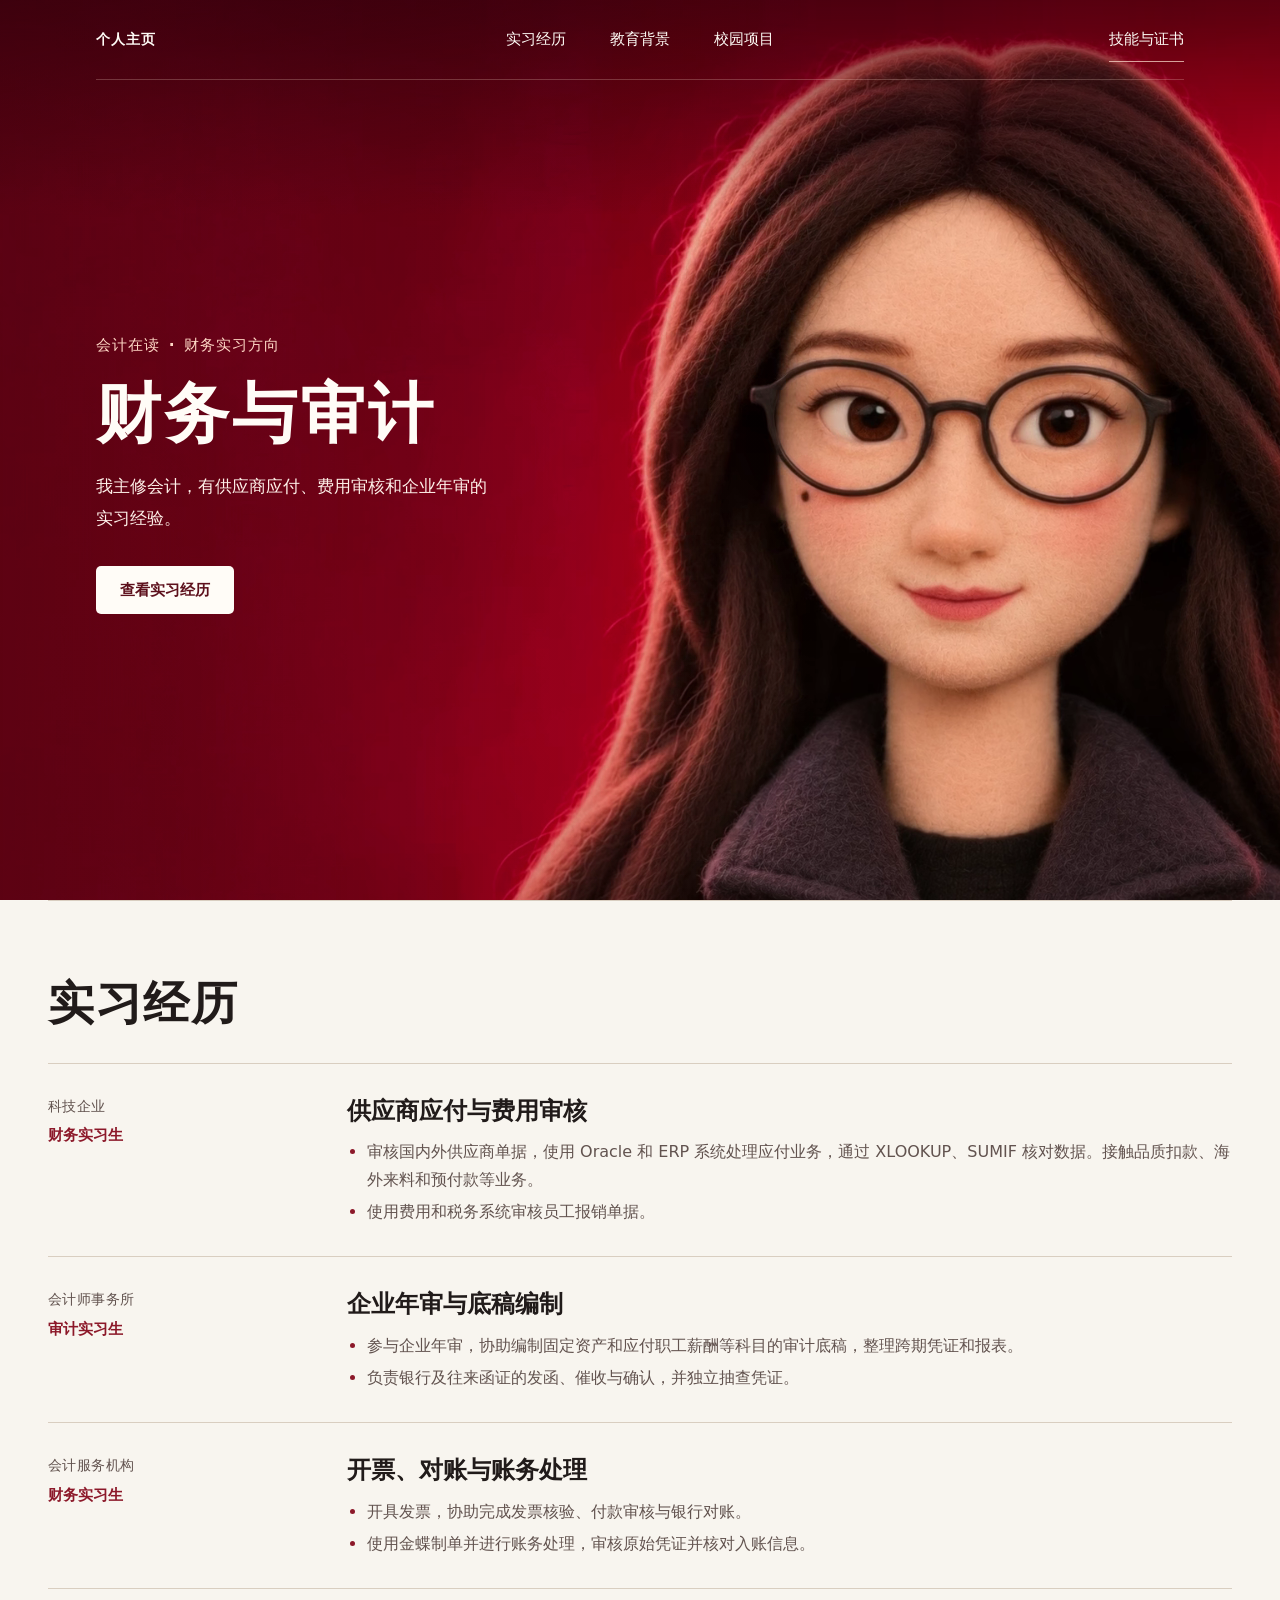
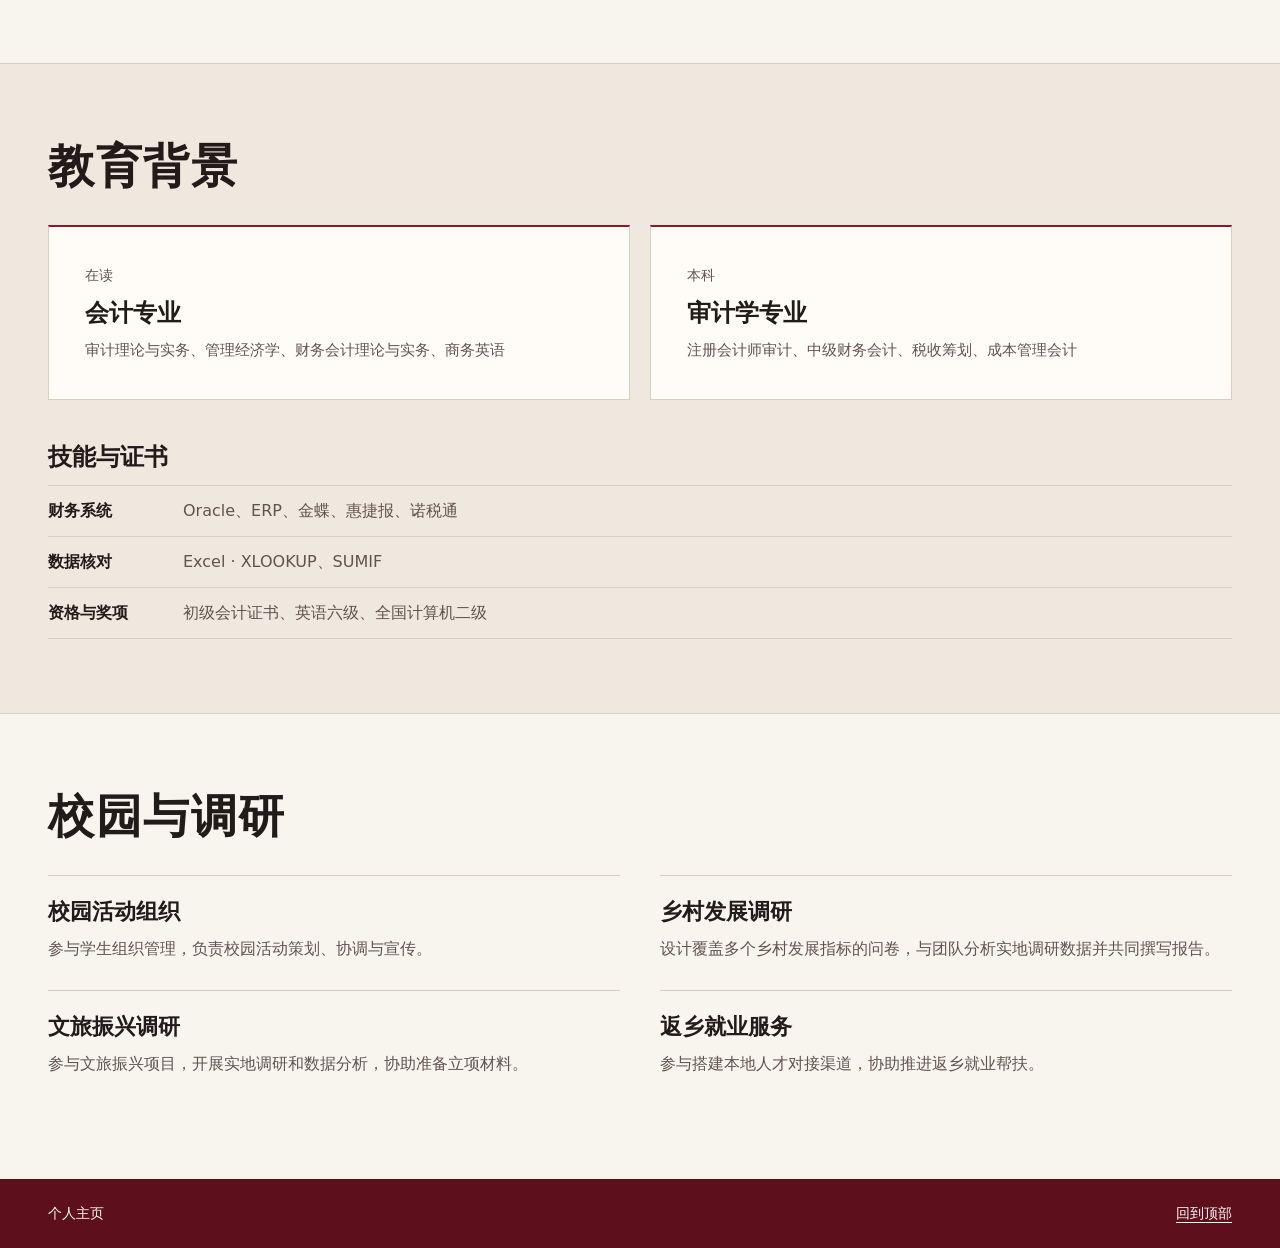
<file: index.html>
<!doctype html>
<html lang="zh-CN">
<head>
  <meta charset="utf-8">
  <meta name="viewport" content="width=device-width, initial-scale=1">
  <meta name="theme-color" content="#4b0714">
  <meta name="description" content="会计学习、财务实习和审计项目经历。">
  <meta name="robots" content="noindex">
  <title>个人主页 · 财务与审计</title>
  <link rel="icon" href="favicon.png" type="image/png">
  <style>
:root {
  color-scheme: light;
  --paper: #f8f5ef;
  --cream: #fffcf7;
  --ink: #211b1a;
  --muted: #62534f;
  --red: #8c1829;
  --red-dark: #5d101c;
  --hero-background: #4b0714;
  --hero-gutter: clamp(28px, 7.5vw, 132px);
  --line: #d9cec0;
  --sans: system-ui, "PingFang SC", "Microsoft YaHei", sans-serif;
}

*, *::before, *::after { box-sizing: border-box; }
html { scroll-behavior: smooth; }
body {
  margin: 0;
  color: var(--ink);
  background: var(--paper);
  font: 400 16px/1.75 var(--sans);
  -webkit-font-smoothing: antialiased;
}
button, a { -webkit-tap-highlight-color: transparent; }
a { color: inherit; }
img, video { display: block; max-width: 100%; }
p, h1, h2, h3, figure, dl, dd { margin: 0; }
button { font: inherit; }
:focus-visible { outline: 2px solid currentColor; outline-offset: 5px; }
[hidden] { display: none !important; }
.wrap { width: min(100% - 96px, 1240px); margin-inline: auto; }
.skip {
  position: fixed;
  z-index: 10;
  top: 0;
  left: 12px;
  padding: 10px 16px;
  transform: translateY(-150%);
  background: var(--cream);
}
.skip:focus { transform: translateY(0); }

.site-header {
  position: absolute;
  z-index: 2;
  inset: 0 0 auto;
  color: var(--cream);
}
.header-inner {
  width: calc(100% - 2 * var(--hero-gutter));
  min-height: 80px;
  display: grid;
  grid-template-columns: 1fr auto 1fr;
  align-items: center;
  gap: 20px;
  border-bottom: 1px solid #ffdfd13b;
}
.brand {
  justify-self: start;
  font-size: 14px;
  font-weight: 700;
  letter-spacing: .07em;
  white-space: nowrap;
  text-decoration: none;
}
nav { display: flex; align-items: center; gap: clamp(18px, 3.4vw, 56px); }
nav a, .nav-feature {
  display: inline-flex;
  align-items: center;
  min-height: 44px;
  color: inherit;
  font-size: 15px;
  text-decoration: none;
}
.brand, nav a, .nav-feature { cursor: pointer; }
nav a:hover, .nav-feature:hover { text-decoration: underline; text-underline-offset: 5px; }
.nav-feature { justify-self: end; border-bottom: 1px solid #ffe4d5b3; }

.hero {
  position: relative;
  display: flex;
  align-items: center;
  isolation: isolate;
  min-height: 100vh;
  min-height: 100svh;
  padding: clamp(115px, 15vh, 160px) var(--hero-gutter) clamp(64px, 10vh, 106px);
  color: var(--cream);
  background: var(--hero-background);
}
.hero-copy {
  position: relative;
  z-index: 1;
  width: min(42vw, 450px);
  cursor: default;
  caret-color: transparent;
  -webkit-user-select: none;
  user-select: none;
}
.hero-role {
  display: inline-flex;
  align-items: baseline;
  gap: .55em;
  color: #ffd8c6;
  font-size: clamp(14px, 1.2vw, 17px);
  font-weight: 550;
  letter-spacing: .07em;
}
.hero h1 {
  margin-top: 17px;
  font: 650 clamp(49px, 5.1vw, 82px)/1.16 var(--sans);
  letter-spacing: .045em;
}
.hero-description {
  max-width: 23em;
  margin-top: 20px;
  color: #fff1ea;
  font-size: clamp(16px, 1.35vw, 18px);
  line-height: 1.85;
}
.button {
  display: inline-flex;
  min-height: 48px;
  align-items: center;
  justify-content: center;
  padding: 10px 20px;
  border: 1px solid transparent;
  border-radius: 999px;
  font-size: 15px;
  font-weight: 650;
  line-height: 1.4;
  text-decoration: none;
  cursor: pointer;
}
.hero-action {
  margin-top: 31px;
  padding-inline: 23px;
  border-radius: 5px;
  background: var(--cream);
  color: var(--red-dark);
}
.hero-action:hover { background: #f4ddd5; }
.hero-action:focus-visible { outline-color: var(--cream); }

.portrait {
  position: absolute;
  z-index: 0;
  inset: 0;
  margin: 0;
  overflow: hidden;
  pointer-events: none;
}
.portrait-media {
  position: absolute;
  inset: 0;
  width: 100%;
  height: 100%;
  object-fit: cover;
  object-position: 70% 24%;
}
.portrait-motion { opacity: 0; }
.portrait-motion.is-ready { opacity: 1; }
.portrait::after {
  content: "";
  position: absolute;
  inset: 0;
  background:
    linear-gradient(180deg, #30000ca8, transparent 24%),
    linear-gradient(90deg, #40041181, #40041132 36%, transparent 64%);
}
.content-section { padding-block: 74px; scroll-margin-top: 20px; }
#experience { border-top: 1px solid var(--line); }
.section-heading { display: flex; align-items: baseline; gap: 16px; margin-bottom: 30px; }
h2 {
  font: 650 clamp(29px, 3.65vw, 46px)/1.25 var(--sans);
  letter-spacing: .035em;
}
h3 { font-size: clamp(18px, 2vw, 24px); line-height: 1.45; font-weight: 700; }
.timeline { border-top: 1px solid var(--line); }
.entry {
  display: grid;
  grid-template-columns: minmax(158px, .28fr) minmax(0, 1fr);
  gap: clamp(20px, 4vw, 66px);
  border-bottom: 1px solid var(--line);
  padding: 30px 0;
}
.entry-date { color: var(--muted); font-size: .875rem; font-variant-numeric: tabular-nums; letter-spacing: .03em; }
.entry-role { color: var(--red); font-size: 15px; font-weight: 650; margin-top: 4px; }
.detail-list { margin: 10px 0 0; padding-left: 1.25em; color: var(--muted); }
.detail-list li + li { margin-top: 4px; }
.detail-list li::marker { color: var(--red); }

.education-band { background: #efe8de; border-block: 1px solid var(--line); }
.school-grid { display: grid; grid-template-columns: repeat(2, minmax(0, 1fr)); gap: 20px; }
.school {
  padding: clamp(20px, 3vw, 36px);
  background: var(--cream);
  border: 1px solid var(--line);
  border-top: 2px solid var(--red);
}
.school h3 { margin-top: 8px; }

.course-note { margin-top: 6px; font-size: 15px; color: var(--muted); }
.skills { margin-top: 40px; }
.skills h3 { margin-bottom: 10px; }
.skills dl { border-block: 1px solid var(--line); }
.skills dl div { display: grid; grid-template-columns: 120px 1fr; gap: 15px; padding-block: 11px; }
.skills dl div + div { border-top: 1px solid var(--line); }
.skills dt { font-weight: 650; }
.skills dd { color: var(--muted); }

.project-grid {
  display: grid;
  grid-template-columns: repeat(2, minmax(0, 1fr));
  column-gap: 40px;
}
.project-grid article { border-top: 1px solid var(--line); padding: 20px 0 27px; }
.project-grid h3 { font-size: clamp(18px, 2vw, 22px); }
.project-grid p { color: var(--muted); margin-top: 7px; }

.site-footer { color: var(--cream); background: var(--red-dark); }
.footer-inner {
  display: flex;
  justify-content: space-between;
  gap: 20px;
  padding-block: 22px;
  font-size: 14px;
}
.footer-inner a { text-underline-offset: 4px; }
@media (max-width: 920px) {
  .wrap { width: min(100% - 64px, 1240px); }
  .header-inner { width: calc(100% - 2 * var(--hero-gutter)); }
  nav { gap: 24px; }
}

@media (max-width: 700px), (max-width: 900px) and (orientation: portrait) {
  :root { --hero-gutter: clamp(18px, 5vw, 44px); }
  .header-inner {
    grid-template-columns: minmax(0, 1fr) auto;
    gap: 0 16px;
    padding-top: 4px;
  }
  .brand { font-size: 13px; align-self: center; }
  nav { grid-column: 1 / -1; grid-row: 2; gap: clamp(18px, 6vw, 42px); }
  nav a, .nav-feature { font-size: 14px; }
  .nav-feature { grid-column: 2; grid-row: 1; }
  .hero {
    align-items: flex-end;
    padding-block: max(300px, 53svh) max(32px, env(safe-area-inset-bottom));
  }
  .hero-copy { width: min(100%, 470px); }
  .hero h1 { margin-top: 9px; font-size: clamp(44px, 11.5vw, 66px); }
  .hero-description { line-height: 1.7; margin-top: 11px; }
  .hero-action { margin-top: 19px; }
  .portrait { bottom: auto; height: max(360px, 72svh); }
  .portrait-media { object-position: 93% top; }
  .portrait::after {
    background: linear-gradient(180deg, #2e020de0 0%, #2e020d63 18%, transparent 35%,
      transparent 58%, #4b07148c 78%, var(--hero-background) 100%);
  }
}

@media (max-width: 700px) {
  .wrap { width: calc(100% - 36px); }
  .header-inner { width: calc(100% - 2 * var(--hero-gutter)); }
  .content-section { padding-block: 46px; scroll-margin-top: 0; }
  .section-heading { margin-bottom: 22px; }
  .entry { grid-template-columns: 1fr; gap: 8px; padding: 18px 0 22px; }
  .entry-aside { display: flex; align-items: baseline; gap: 12px; flex-wrap: wrap; }
  .entry-aside .entry-role { margin: 0; }
  .detail-list { margin-top: 7px; }
  .school-grid, .project-grid { grid-template-columns: 1fr; }
  .school-grid { gap: 14px; }
  .skills { margin-top: 25px; }
  .skills dl div { grid-template-columns: 90px 1fr; gap: 10px; }
}
@media (prefers-reduced-motion: reduce) {
  html { scroll-behavior: auto; }
}

</style>
</head>
<body>
  <a class="skip" href="#main">跳到主要内容</a>
  <header class="site-header" id="top">
    <div class="wrap header-inner">
      <a class="brand" href="#top">个人主页</a>
      <nav aria-label="主要导航">
        <a href="#experience">实习经历</a>
        <a href="#education">教育背景</a>
        <a href="#projects">校园项目</a>
      </nav>
      <a class="nav-feature" href="#skills">技能与证书</a>
    </div>
  </header>

  <main id="main">
    <section class="hero" aria-labelledby="hero-name">
      <div class="hero-copy">
        <p class="hero-role">会计在读 <span aria-hidden="true">·</span> 财务实习方向</p>
        <h1 id="hero-name">财务与审计</h1>
        <p class="hero-description">我主修会计，有供应商应付、费用审核和企业年审的实习经验。</p>
        <a class="button button-primary hero-action" href="#experience">查看实习经历</a>
      </div>
      <figure class="portrait">
        <img class="portrait-media" src="portrait-poster.jpg" fetchpriority="high"
             width="1920" height="1080" alt="戴黑色圆框眼镜的毛毡玩偶">
        <video id="portrait-preview" class="portrait-media portrait-motion"
               data-video="portrait-preview.mp4" preload="auto" muted playsinline aria-hidden="true"></video>
        <video id="portrait-hd" class="portrait-media portrait-motion"
               data-video="portrait-1080-h264.mp4" data-av1="portrait-1080-av1.mp4" preload="auto" muted playsinline aria-hidden="true"></video>
      </figure>
    </section>

    <section class="wrap content-section" id="experience" aria-labelledby="experience-title">
      <div class="section-heading">
        <h2 id="experience-title">实习经历</h2>
      </div>
      <div class="timeline">
        <article class="entry work-entry">
          <div class="entry-aside">
            <p class="entry-date">科技企业</p>
            <p class="entry-role">财务实习生</p>
          </div>
          <div class="entry-main">
            <h3>供应商应付与费用审核</h3>
            <ul class="detail-list">
              <li>审核国内外供应商单据，使用 Oracle 和 ERP 系统处理应付业务，通过 XLOOKUP、SUMIF 核对数据。接触品质扣款、海外来料和预付款等业务。</li>
              <li>使用费用和税务系统审核员工报销单据。</li>
            </ul>
          </div>
        </article>
        <article class="entry work-entry">
          <div class="entry-aside">
            <p class="entry-date">会计师事务所</p>
            <p class="entry-role">审计实习生</p>
          </div>
          <div class="entry-main">
            <h3>企业年审与底稿编制</h3>
            <ul class="detail-list">
              <li>参与企业年审，协助编制固定资产和应付职工薪酬等科目的审计底稿，整理跨期凭证和报表。</li>
              <li>负责银行及往来函证的发函、催收与确认，并独立抽查凭证。</li>
            </ul>
          </div>
        </article>
        <article class="entry work-entry">
          <div class="entry-aside">
            <p class="entry-date">会计服务机构</p>
            <p class="entry-role">财务实习生</p>
          </div>
          <div class="entry-main">
            <h3>开票、对账与账务处理</h3>
            <ul class="detail-list">
              <li>开具发票，协助完成发票核验、付款审核与银行对账。</li>
              <li>使用金蝶制单并进行账务处理，审核原始凭证并核对入账信息。</li>
            </ul>
          </div>
        </article>
      </div>
    </section>

    <div class="education-band">
      <section class="wrap content-section education" id="education" aria-labelledby="education-title">
        <div class="section-heading">
          <h2 id="education-title">教育背景</h2>
        </div>
        <div class="school-grid">
          <article class="school">
            <p class="entry-date">在读</p>
            <h3>会计专业</h3>
            <p class="course-note">审计理论与实务、管理经济学、财务会计理论与实务、商务英语</p>
          </article>
          <article class="school">
            <p class="entry-date">本科</p>
            <h3>审计学专业</h3>
            <p class="course-note">注册会计师审计、中级财务会计、税收筹划、成本管理会计</p>
          </article>
        </div>
        <div class="skills" id="skills">
          <h3>技能与证书</h3>
          <dl>
            <div><dt>财务系统</dt><dd>Oracle、ERP、金蝶、惠捷报、诺税通</dd></div>
            <div><dt>数据核对</dt><dd>Excel · XLOOKUP、SUMIF</dd></div>
            <div><dt>资格与奖项</dt><dd>初级会计证书、英语六级、全国计算机二级</dd></div>
          </dl>
        </div>
      </section>
    </div>

    <section class="wrap content-section" id="projects" aria-labelledby="projects-title">
      <div class="section-heading">
        <h2 id="projects-title">校园与调研</h2>
      </div>
      <div class="project-grid">
        <article>
          <h3>校园活动组织</h3>
          <p>参与学生组织管理，负责校园活动策划、协调与宣传。</p>
        </article>
        <article>
          <h3>乡村发展调研</h3>
          <p>设计覆盖多个乡村发展指标的问卷，与团队分析实地调研数据并共同撰写报告。</p>
        </article>
        <article>
          <h3>文旅振兴调研</h3>
          <p>参与文旅振兴项目，开展实地调研和数据分析，协助准备立项材料。</p>
        </article>
        <article>
          <h3>返乡就业服务</h3>
          <p>参与搭建本地人才对接渠道，协助推进返乡就业帮扶。</p>
        </article>
      </div>
    </section>
  </main>

  <footer class="site-footer">
    <div class="wrap footer-inner">
      <span>个人主页</span>
      <a href="#top">回到顶部</a>
    </div>
  </footer>
<script>
(() => {
const frontalPhase = 1.60538 / 4.042;
const frameTimes = [0.0,0.041,0.082,0.124,0.165,0.206,0.236,0.265,0.294,0.318,0.344,0.371,0.398,0.424,0.449,0.472,0.495,0.523,0.555,0.593,0.635,0.681,0.733,0.778,0.818,0.859,0.903,0.943,0.981,1.02,1.061,1.098,1.13,1.158,1.191,1.23,1.271,1.308,1.344,1.38,1.417,1.447,1.475,1.504,1.534,1.569,1.605,1.639,1.672,1.705,1.746,1.784,1.821,1.86,1.905,1.951,1.992,2.035,2.082,2.124,2.162,2.202,2.247,2.287,2.322,2.357,2.397,2.437,2.475,2.51,2.548,2.59,2.631,2.674,2.723,2.775,2.821,2.87,2.925,2.973,3.017,3.067,3.121,3.168,3.215,3.274,3.333,3.394,3.467,3.539,3.618,3.7,3.772,3.829,3.876,3.918,3.959,4.0];

function phaseAt(x, width) {
  const span = Math.min(580, width * 0.52);
  const p = Math.max(0, Math.min(1, 0.5 + (x - width / 2) / span));
  return p + (frontalPhase - 0.5) * 4 * p * (1 - p);
}

function frameAt(time) {
  let from = 0;
  let to = frameTimes.length - 1;
  while (from < to) {
    const middle = Math.ceil((from + to) / 2);
    if (frameTimes[middle] <= time) from = middle;
    else to = middle - 1;
  }
  return from;
}

function startPortrait(preview, hd) {
  const reducedMotion = matchMedia('(prefers-reduced-motion: reduce)');
  const duration = 4.042;
  let video = preview;
  let target = frontalPhase;
  let position = frontalPhase;
  let requestedFrame = -1;
  let upgradeFrame = -1;
  let previousTick;
  let animation = 0;
  let following = false;
  let hdStarted = false;
  let useAV1 = Boolean(hd.dataset.av1 && hd.canPlayType('video/mp4; codecs="av01.0.08M.08"'));

  function queue() {
    if (!animation) animation = requestAnimationFrame(step);
  }

  function seek(element, frame) {
    element.currentTime = frameTimes[frame] + .003;
  }

  function step(now) {
    animation = 0;
    const dt = previousTick === undefined ? 16 : Math.min(now - previousTick, 50);
    previousTick = now;
    position += (target - position) * (reducedMotion.matches ? 1 : 1 - Math.exp(-dt / 70));
    if (Math.abs(target - position) < .0008) position = target;

    // Prepare the same pose in the other video before making it visible.
    if (video === preview && hd.readyState >= 1 && !hd.seeking && requestedFrame >= 0) {
      if (upgradeFrame !== requestedFrame) {
        upgradeFrame = requestedFrame;
        seek(hd, upgradeFrame);
      } else if (!preview.seeking && hd.readyState >= 2) {
        hd.classList.add('is-ready');
        preview.classList.remove('is-ready');
        video = hd;
        release(preview);
      }
    }

    const time = position * duration;
    const frame = frameAt(time);
    const boundary = frameTimes[Math.max(frame, requestedFrame)];
    // Keep small pointer movements from repeatedly crossing a frame boundary.
    const nearBoundary = Math.abs(frame - requestedFrame) === 1 &&
      time > .004 && Math.abs(time - boundary) < .004;
    if (video.readyState >= 1 && !video.seeking && frame !== requestedFrame && !nearBoundary) {
      requestedFrame = frame;
      seek(video, frame);
    }

    if (following && position !== target) queue();
    else previousTick = undefined;
  }

  function move(event) {
    if (!event.isPrimary) return;
    following = true;
    target = phaseAt(event.clientX, window.innerWidth);
    queue();
  }

  function leave() {
    following = false;
    cancelAnimationFrame(animation);
    animation = 0;
    previousTick = undefined;
    target = position;
  }

  async function load(element, filename = element.dataset.video) {
    const file = new URL(filename, document.baseURI);
    let source = file.href;
    if (file.protocol !== 'file:') {
      try {
        const response = await fetch(file);
        if (response.ok) source = URL.createObjectURL(await response.blob());
      } catch {
        // Native loading still works if fetch is unavailable.
      }
    }
    element.src = source;
    element.load();
  }

  function release(element) {
    const source = element.src;
    element.removeAttribute('src');
    element.load();
    if (source.startsWith('blob:')) URL.revokeObjectURL(source);
  }

  function startHD() {
    if (hdStarted) return;
    hdStarted = true;
    load(hd, useAV1 ? hd.dataset.av1 : hd.dataset.video);
  }

  hd.addEventListener('error', () => {
    if (!useAV1) return;
    useAV1 = false;
    upgradeFrame = -1;
    if (video === hd) requestedFrame = -1;
    release(hd);
    load(hd);
  });

  for (const element of [preview, hd]) {
    element.addEventListener('loadedmetadata', queue);
    element.addEventListener('seeked', queue);
  }
  preview.addEventListener('seeked', () => {
    if (video === preview && preview.readyState >= 2) {
      preview.classList.add('is-ready');
      startHD();
    }
  });
  preview.addEventListener('error', () => {
    if (video !== preview || !preview.hasAttribute('src')) return;
    video = hd;
    requestedFrame = -1;
    hd.addEventListener('seeked', () => hd.classList.add('is-ready'), { once: true });
    startHD();
    queue();
  });

  window.addEventListener('pointermove', move, { passive: true });
  window.addEventListener('pointerdown', move, { passive: true });
  document.documentElement.addEventListener('pointerenter', move, { passive: true });
  document.documentElement.addEventListener('pointerleave', leave);
  window.addEventListener('blur', leave);
  document.addEventListener('visibilitychange', () => { if (document.hidden) leave(); });
  load(preview);
}

startPortrait(document.querySelector('#portrait-preview'), document.querySelector('#portrait-hd'));

})();
</script>
</body>
</html>
</file>
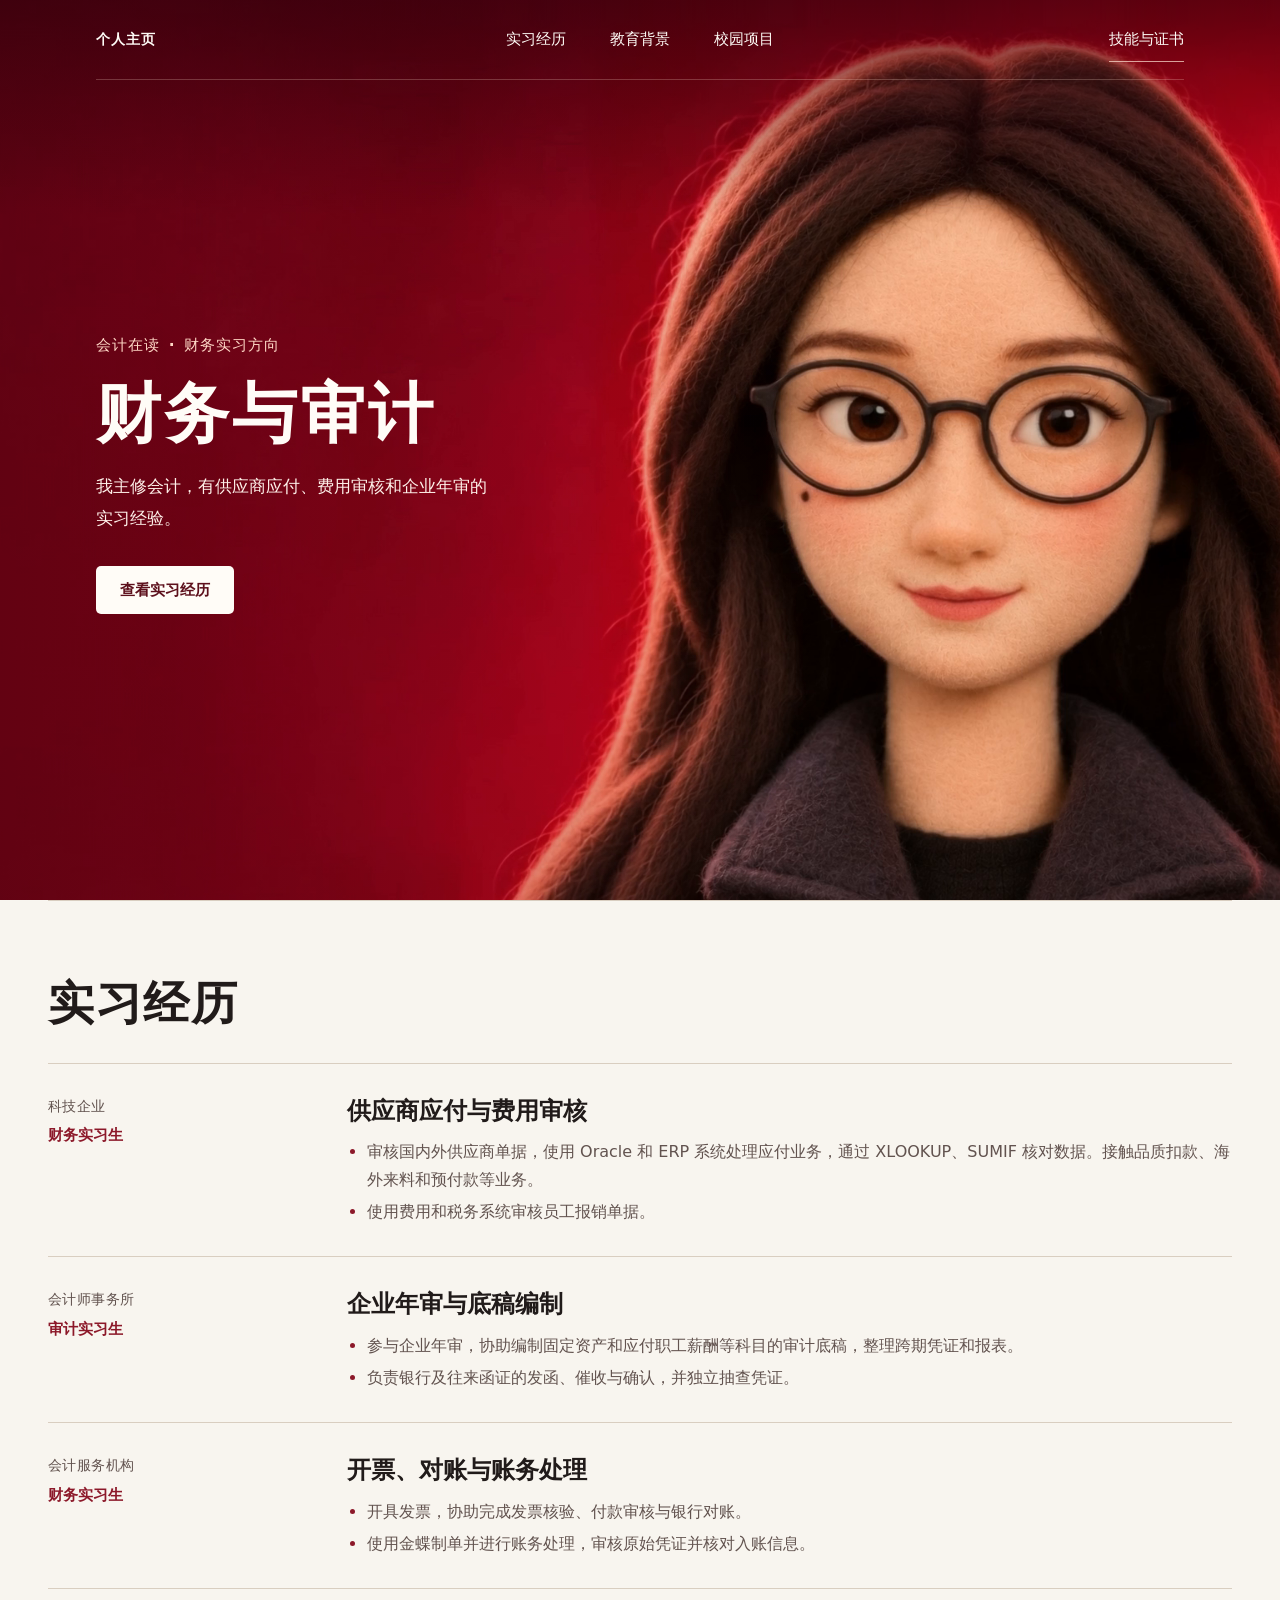
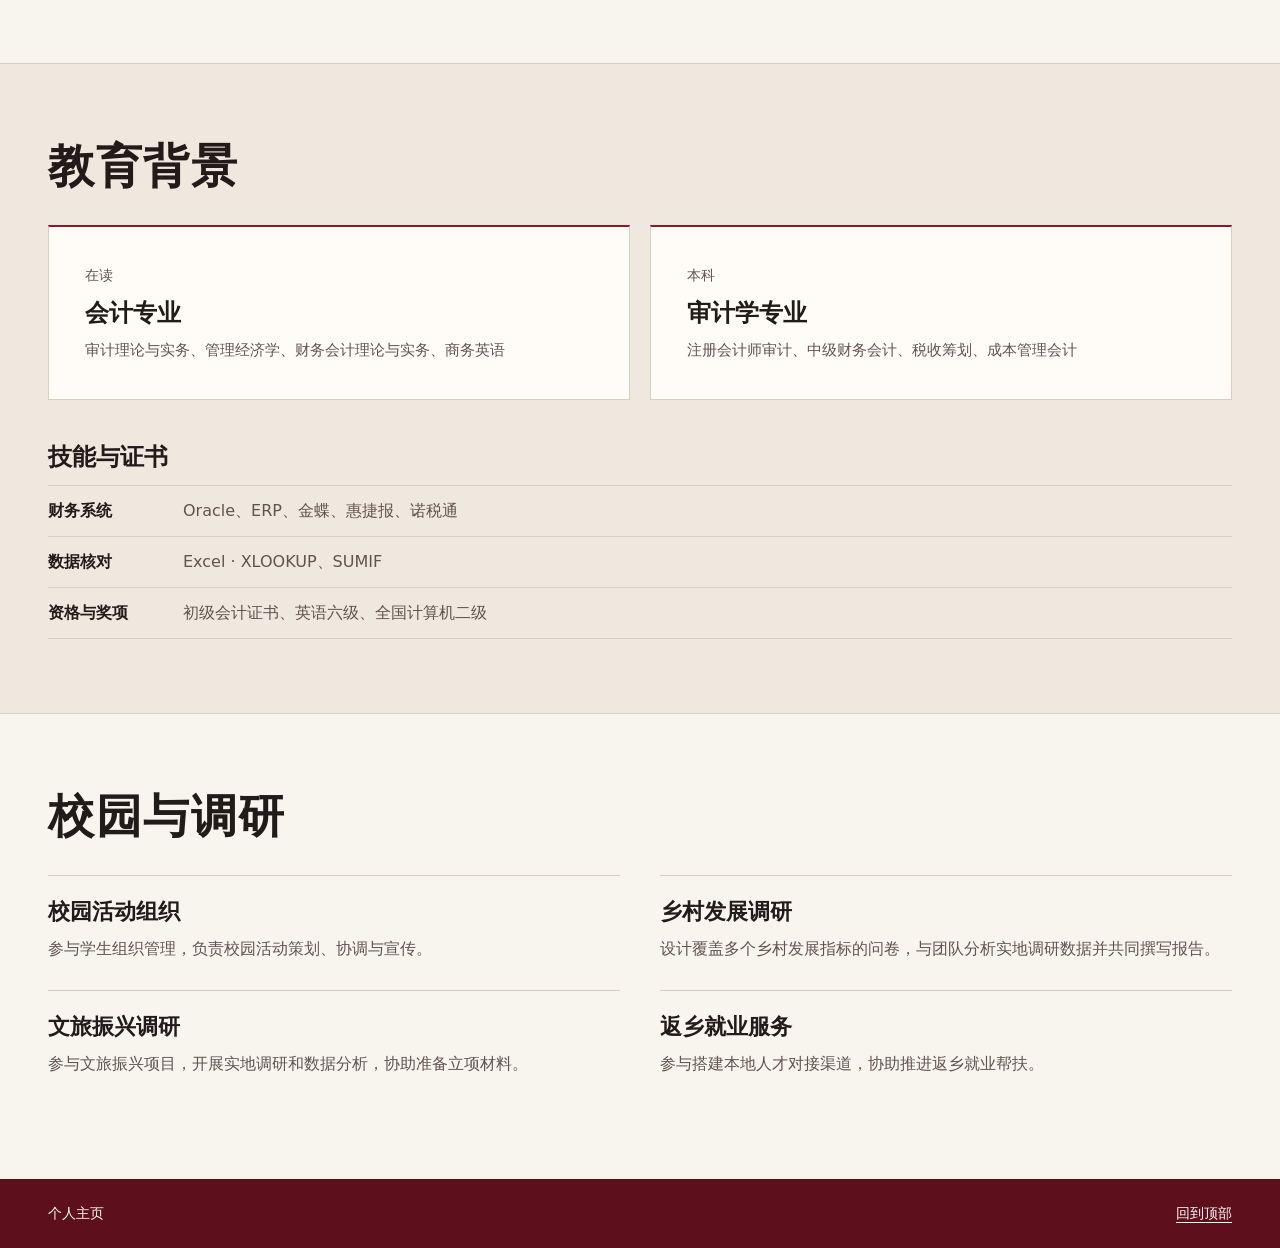
<file: personal-site-anonymous/index.html>
<!doctype html>
<html lang="zh-CN">
<head>
  <meta charset="utf-8">
  <meta name="viewport" content="width=device-width, initial-scale=1">
  <meta name="theme-color" content="#4b0714">
  <meta name="description" content="会计学习、财务实习和审计项目经历。">
  <meta name="robots" content="noindex">
  <title>个人主页 · 财务与审计</title>
  <link rel="icon" href="favicon.png?v=anonymous-1" type="image/png">
  <link rel="stylesheet" href="assets/personal.css?v=anonymous-1">
  <script defer src="assets/portrait-media.js?v=anonymous-1"></script>
  <script defer src="assets/personal.js?v=anonymous-1"></script>
</head>
<body>
  <a class="skip" href="#main">跳到主要内容</a>
  <header class="site-header" id="top">
    <div class="wrap header-inner">
      <a class="brand" href="#top">个人主页</a>
      <nav aria-label="主要导航">
        <a href="#experience">实习经历</a>
        <a href="#education">教育背景</a>
        <a href="#projects">校园项目</a>
      </nav>
      <a class="nav-feature" href="#skills">技能与证书</a>
    </div>
  </header>

  <main id="main">
    <section class="hero" aria-labelledby="hero-name">
      <div class="hero-copy">
        <p class="hero-role">会计在读 <span aria-hidden="true">·</span> 财务实习方向</p>
        <h1 id="hero-name">财务与审计</h1>
        <p class="hero-description">我主修会计，有供应商应付、费用审核和企业年审的实习经验。</p>
        <a class="button button-primary hero-action" href="#experience">查看实习经历</a>
      </div>
      <figure class="portrait">
        <img class="portrait-media" src="portrait-start.webp" fetchpriority="high"
             width="1920" height="1080" alt="戴黑色圆框眼镜的毛毡玩偶">
        <video class="portrait-media portrait-motion" poster="portrait-start.webp"
               preload="none" muted playsinline aria-hidden="true"></video>
      </figure>
    </section>

    <section class="wrap content-section" id="experience" aria-labelledby="experience-title">
      <div class="section-heading">
        <h2 id="experience-title">实习经历</h2>
      </div>
      <div class="timeline">
        <article class="entry work-entry">
          <div class="entry-aside">
            <p class="entry-date">科技企业</p>
            <p class="entry-role">财务实习生</p>
          </div>
          <div class="entry-main">
            <h3>供应商应付与费用审核</h3>
            <ul class="detail-list">
              <li>审核国内外供应商单据，使用 Oracle 和 ERP 系统处理应付业务，通过 XLOOKUP、SUMIF 核对数据。接触品质扣款、海外来料和预付款等业务。</li>
              <li>使用费用和税务系统审核员工报销单据。</li>
            </ul>
          </div>
        </article>
        <article class="entry work-entry">
          <div class="entry-aside">
            <p class="entry-date">会计师事务所</p>
            <p class="entry-role">审计实习生</p>
          </div>
          <div class="entry-main">
            <h3>企业年审与底稿编制</h3>
            <ul class="detail-list">
              <li>参与企业年审，协助编制固定资产和应付职工薪酬等科目的审计底稿，整理跨期凭证和报表。</li>
              <li>负责银行及往来函证的发函、催收与确认，并独立抽查凭证。</li>
            </ul>
          </div>
        </article>
        <article class="entry work-entry">
          <div class="entry-aside">
            <p class="entry-date">会计服务机构</p>
            <p class="entry-role">财务实习生</p>
          </div>
          <div class="entry-main">
            <h3>开票、对账与账务处理</h3>
            <ul class="detail-list">
              <li>开具发票，协助完成发票核验、付款审核与银行对账。</li>
              <li>使用金蝶制单并进行账务处理，审核原始凭证并核对入账信息。</li>
            </ul>
          </div>
        </article>
      </div>
    </section>

    <div class="education-band">
      <section class="wrap content-section education" id="education" aria-labelledby="education-title">
        <div class="section-heading">
          <h2 id="education-title">教育背景</h2>
        </div>
        <div class="school-grid">
          <article class="school">
            <p class="entry-date">在读</p>
            <h3>会计专业</h3>
            <p class="course-note">审计理论与实务、管理经济学、财务会计理论与实务、商务英语</p>
          </article>
          <article class="school">
            <p class="entry-date">本科</p>
            <h3>审计学专业</h3>
            <p class="course-note">注册会计师审计、中级财务会计、税收筹划、成本管理会计</p>
          </article>
        </div>
        <div class="skills" id="skills">
          <h3>技能与证书</h3>
          <dl>
            <div><dt>财务系统</dt><dd>Oracle、ERP、金蝶、惠捷报、诺税通</dd></div>
            <div><dt>数据核对</dt><dd>Excel · XLOOKUP、SUMIF</dd></div>
            <div><dt>资格与奖项</dt><dd>初级会计证书、英语六级、全国计算机二级</dd></div>
          </dl>
        </div>
      </section>
    </div>

    <section class="wrap content-section" id="projects" aria-labelledby="projects-title">
      <div class="section-heading">
        <h2 id="projects-title">校园与调研</h2>
      </div>
      <div class="project-grid">
        <article>
          <h3>校园活动组织</h3>
          <p>参与学生组织管理，负责校园活动策划、协调与宣传。</p>
        </article>
        <article>
          <h3>乡村发展调研</h3>
          <p>设计覆盖多个乡村发展指标的问卷，与团队分析实地调研数据并共同撰写报告。</p>
        </article>
        <article>
          <h3>文旅振兴调研</h3>
          <p>参与文旅振兴项目，开展实地调研和数据分析，协助准备立项材料。</p>
        </article>
        <article>
          <h3>返乡就业服务</h3>
          <p>参与搭建本地人才对接渠道，协助推进返乡就业帮扶。</p>
        </article>
      </div>
    </section>
  </main>

  <footer class="site-footer">
    <div class="wrap footer-inner">
      <span>个人主页</span>
      <a href="#top">回到顶部</a>
    </div>
  </footer>
</body>
</html>
</file>
<file: personal-site-anonymous/assets/personal.css>
:root {
  color-scheme: light;
  --paper: #f8f5ef;
  --cream: #fffcf7;
  --ink: #211b1a;
  --muted: #62534f;
  --red: #8c1829;
  --red-dark: #5d101c;
  --hero-background: #4b0714;
  --hero-gutter: clamp(28px, 7.5vw, 132px);
  --line: #d9cec0;
  --sans: system-ui, "PingFang SC", "Microsoft YaHei", sans-serif;
}

*, *::before, *::after { box-sizing: border-box; }
html { scroll-behavior: smooth; }
body {
  margin: 0;
  color: var(--ink);
  background: var(--paper);
  font: 400 16px/1.75 var(--sans);
  -webkit-font-smoothing: antialiased;
}
button, a { -webkit-tap-highlight-color: transparent; }
a { color: inherit; }
img, video { display: block; max-width: 100%; }
p, h1, h2, h3, figure, dl, dd { margin: 0; }
button { font: inherit; }
:focus-visible { outline: 2px solid currentColor; outline-offset: 5px; }
[hidden] { display: none !important; }
.wrap { width: min(100% - 96px, 1240px); margin-inline: auto; }
.skip {
  position: fixed;
  z-index: 10;
  top: 0;
  left: 12px;
  padding: 10px 16px;
  transform: translateY(-150%);
  background: var(--cream);
}
.skip:focus { transform: translateY(0); }

.site-header {
  position: absolute;
  z-index: 2;
  inset: 0 0 auto;
  color: var(--cream);
}
.header-inner {
  width: calc(100% - 2 * var(--hero-gutter));
  min-height: 80px;
  display: grid;
  grid-template-columns: 1fr auto 1fr;
  align-items: center;
  gap: 20px;
  border-bottom: 1px solid #ffdfd13b;
}
.brand {
  justify-self: start;
  font-size: 14px;
  font-weight: 700;
  letter-spacing: .07em;
  white-space: nowrap;
  text-decoration: none;
}
nav { display: flex; align-items: center; gap: clamp(18px, 3.4vw, 56px); }
nav a, .nav-feature {
  display: inline-flex;
  align-items: center;
  min-height: 44px;
  color: inherit;
  font-size: 15px;
  text-decoration: none;
}
.brand, nav a, .nav-feature { cursor: pointer; }
nav a:hover, .nav-feature:hover { text-decoration: underline; text-underline-offset: 5px; }
.nav-feature { justify-self: end; border-bottom: 1px solid #ffe4d5b3; }

.hero {
  position: relative;
  display: flex;
  align-items: center;
  isolation: isolate;
  min-height: 100vh;
  min-height: 100svh;
  padding: clamp(115px, 15vh, 160px) var(--hero-gutter) clamp(64px, 10vh, 106px);
  color: var(--cream);
  background: var(--hero-background);
}
.hero-copy {
  position: relative;
  z-index: 1;
  width: min(42vw, 450px);
  cursor: default;
  caret-color: transparent;
  -webkit-user-select: none;
  user-select: none;
}
.hero-role {
  display: inline-flex;
  align-items: baseline;
  gap: .55em;
  color: #ffd8c6;
  font-size: clamp(14px, 1.2vw, 17px);
  font-weight: 550;
  letter-spacing: .07em;
}
.hero h1 {
  margin-top: 17px;
  font: 650 clamp(49px, 5.1vw, 82px)/1.16 var(--sans);
  letter-spacing: .045em;
}
.hero-description {
  max-width: 23em;
  margin-top: 20px;
  color: #fff1ea;
  font-size: clamp(16px, 1.35vw, 18px);
  line-height: 1.85;
}
.button {
  display: inline-flex;
  min-height: 48px;
  align-items: center;
  justify-content: center;
  padding: 10px 20px;
  border: 1px solid transparent;
  border-radius: 999px;
  font-size: 15px;
  font-weight: 650;
  line-height: 1.4;
  text-decoration: none;
  cursor: pointer;
}
.hero-action {
  margin-top: 31px;
  padding-inline: 23px;
  border-radius: 5px;
  background: var(--cream);
  color: var(--red-dark);
}
.hero-action:hover { background: #f4ddd5; }
.hero-action:focus-visible { outline-color: var(--cream); }

.portrait {
  position: absolute;
  z-index: 0;
  inset: 0;
  margin: 0;
  overflow: hidden;
  pointer-events: none;
}
.portrait-media {
  position: absolute;
  inset: 0;
  width: 100%;
  height: 100%;
  object-fit: cover;
  object-position: 70% 24%;
}
.portrait-motion { opacity: 0; }
.portrait-motion.is-ready { opacity: 1; }
.portrait::after {
  content: "";
  position: absolute;
  inset: 0;
  background:
    linear-gradient(180deg, #30000ca8, transparent 24%),
    linear-gradient(90deg, #40041181, #40041132 36%, transparent 64%);
}
.content-section { padding-block: 74px; scroll-margin-top: 20px; }
#experience { border-top: 1px solid var(--line); }
.section-heading { display: flex; align-items: baseline; gap: 16px; margin-bottom: 30px; }
h2 {
  font: 650 clamp(29px, 3.65vw, 46px)/1.25 var(--sans);
  letter-spacing: .035em;
}
h3 { font-size: clamp(18px, 2vw, 24px); line-height: 1.45; font-weight: 700; }
.timeline { border-top: 1px solid var(--line); }
.entry {
  display: grid;
  grid-template-columns: minmax(158px, .28fr) minmax(0, 1fr);
  gap: clamp(20px, 4vw, 66px);
  border-bottom: 1px solid var(--line);
  padding: 30px 0;
}
.entry-date { color: var(--muted); font-size: .875rem; font-variant-numeric: tabular-nums; letter-spacing: .03em; }
.entry-role { color: var(--red); font-size: 15px; font-weight: 650; margin-top: 4px; }
.detail-list { margin: 10px 0 0; padding-left: 1.25em; color: var(--muted); }
.detail-list li + li { margin-top: 4px; }
.detail-list li::marker { color: var(--red); }

.education-band { background: #efe8de; border-block: 1px solid var(--line); }
.school-grid { display: grid; grid-template-columns: repeat(2, minmax(0, 1fr)); gap: 20px; }
.school {
  padding: clamp(20px, 3vw, 36px);
  background: var(--cream);
  border: 1px solid var(--line);
  border-top: 2px solid var(--red);
}
.school h3 { margin-top: 8px; }

.course-note { margin-top: 6px; font-size: 15px; color: var(--muted); }
.skills { margin-top: 40px; }
.skills h3 { margin-bottom: 10px; }
.skills dl { border-block: 1px solid var(--line); }
.skills dl div { display: grid; grid-template-columns: 120px 1fr; gap: 15px; padding-block: 11px; }
.skills dl div + div { border-top: 1px solid var(--line); }
.skills dt { font-weight: 650; }
.skills dd { color: var(--muted); }

.project-grid {
  display: grid;
  grid-template-columns: repeat(2, minmax(0, 1fr));
  column-gap: 40px;
}
.project-grid article { border-top: 1px solid var(--line); padding: 20px 0 27px; }
.project-grid h3 { font-size: clamp(18px, 2vw, 22px); }
.project-grid p { color: var(--muted); margin-top: 7px; }

.site-footer { color: var(--cream); background: var(--red-dark); }
.footer-inner {
  display: flex;
  justify-content: space-between;
  gap: 20px;
  padding-block: 22px;
  font-size: 14px;
}
.footer-inner a { text-underline-offset: 4px; }
@media (max-width: 920px) {
  .wrap { width: min(100% - 64px, 1240px); }
  .header-inner { width: calc(100% - 2 * var(--hero-gutter)); }
  nav { gap: 24px; }
}

@media (max-width: 700px), (max-width: 900px) and (orientation: portrait) {
  :root { --hero-gutter: clamp(18px, 5vw, 44px); }
  .header-inner {
    grid-template-columns: minmax(0, 1fr) auto;
    gap: 0 16px;
    padding-top: 4px;
  }
  .brand { font-size: 13px; align-self: center; }
  nav { grid-column: 1 / -1; grid-row: 2; gap: clamp(18px, 6vw, 42px); }
  nav a, .nav-feature { font-size: 14px; }
  .nav-feature { grid-column: 2; grid-row: 1; }
  .hero {
    align-items: flex-end;
    padding-block: max(300px, 53svh) max(32px, env(safe-area-inset-bottom));
  }
  .hero-copy { width: min(100%, 470px); }
  .hero h1 { margin-top: 9px; font-size: clamp(44px, 11.5vw, 66px); }
  .hero-description { line-height: 1.7; margin-top: 11px; }
  .hero-action { margin-top: 19px; }
  .portrait { bottom: auto; height: max(360px, 72svh); }
  .portrait-media { object-position: 93% top; }
  .portrait::after {
    background: linear-gradient(180deg, #2e020de0 0%, #2e020d63 18%, transparent 35%,
      transparent 58%, #4b07148c 78%, var(--hero-background) 100%);
  }
}

@media (max-width: 700px) {
  .wrap { width: calc(100% - 36px); }
  .header-inner { width: calc(100% - 2 * var(--hero-gutter)); }
  .content-section { padding-block: 46px; scroll-margin-top: 0; }
  .section-heading { margin-bottom: 22px; }
  .entry { grid-template-columns: 1fr; gap: 8px; padding: 18px 0 22px; }
  .entry-aside { display: flex; align-items: baseline; gap: 12px; flex-wrap: wrap; }
  .entry-aside .entry-role { margin: 0; }
  .detail-list { margin-top: 7px; }
  .school-grid, .project-grid { grid-template-columns: 1fr; }
  .school-grid { gap: 14px; }
  .skills { margin-top: 25px; }
  .skills dl div { grid-template-columns: 90px 1fr; gap: 10px; }
}
@media (prefers-reduced-motion: reduce) {
  html { scroll-behavior: auto; }
}
</file>
